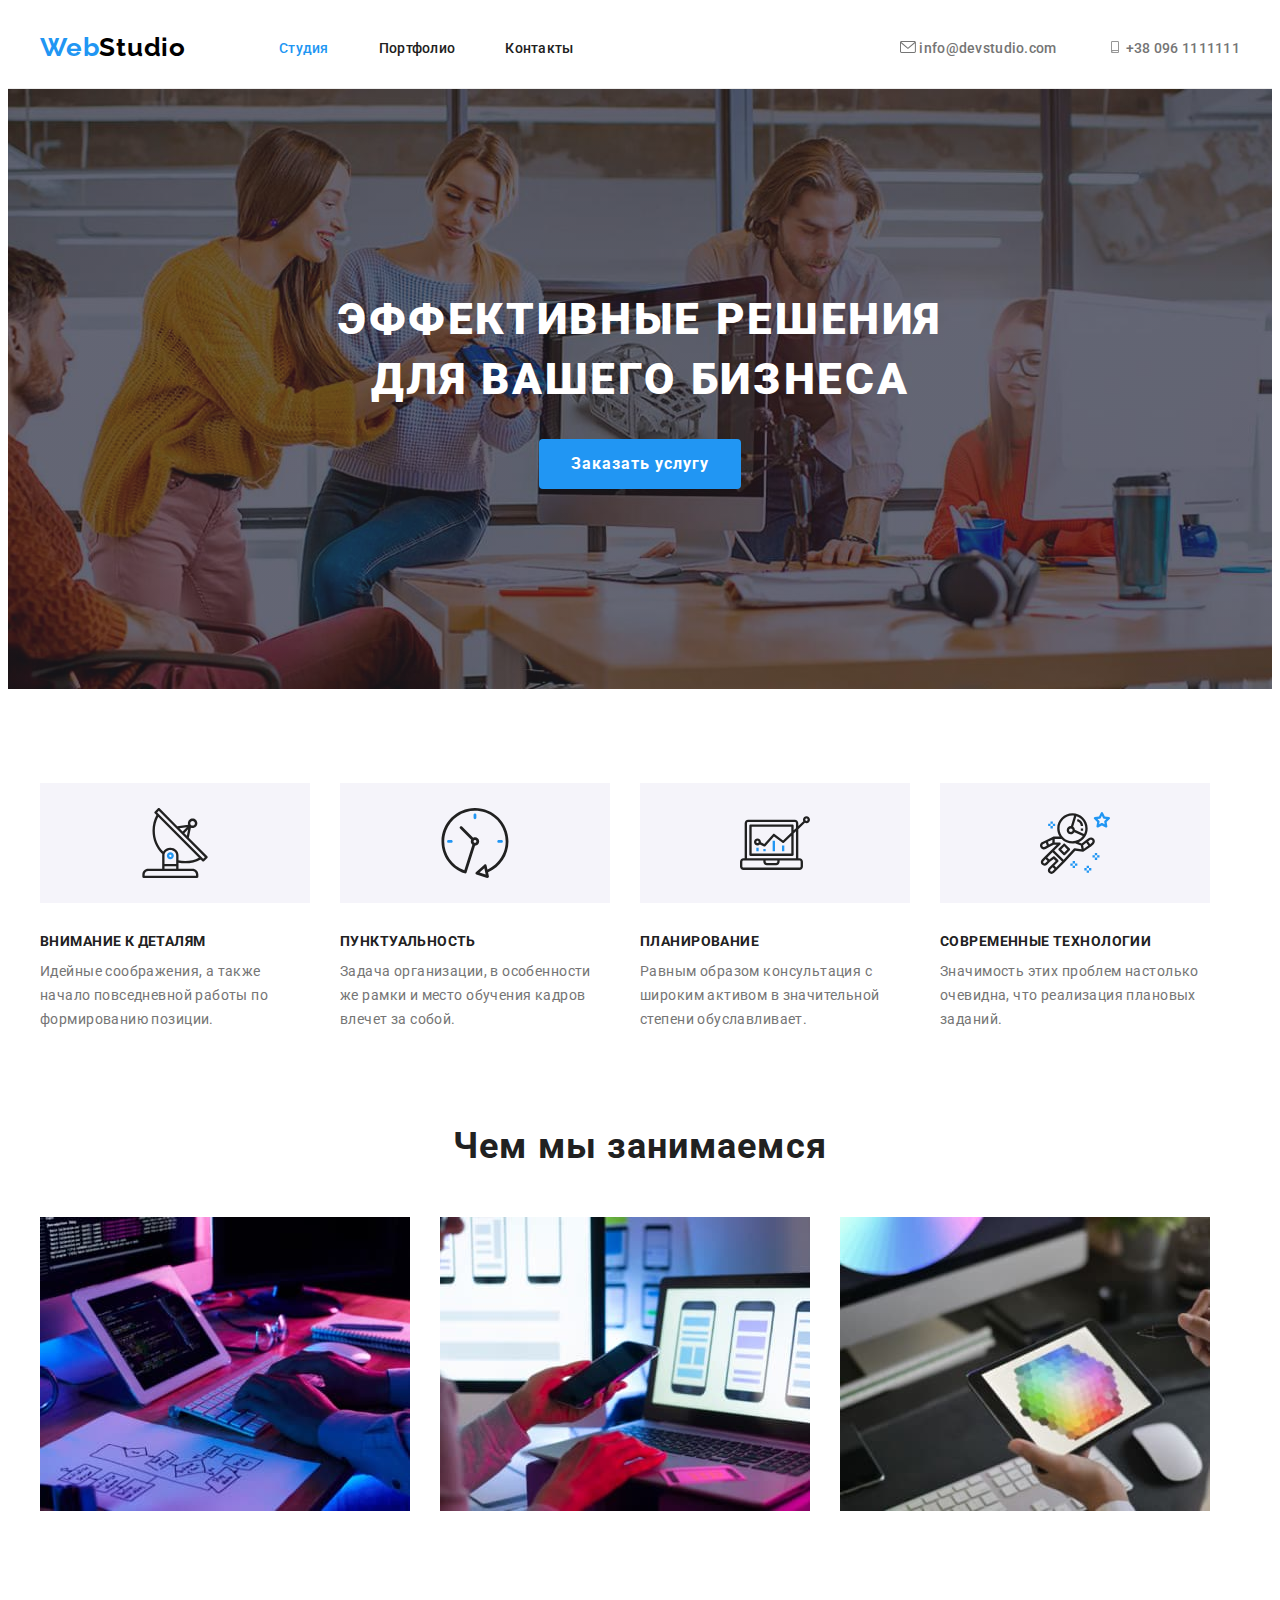
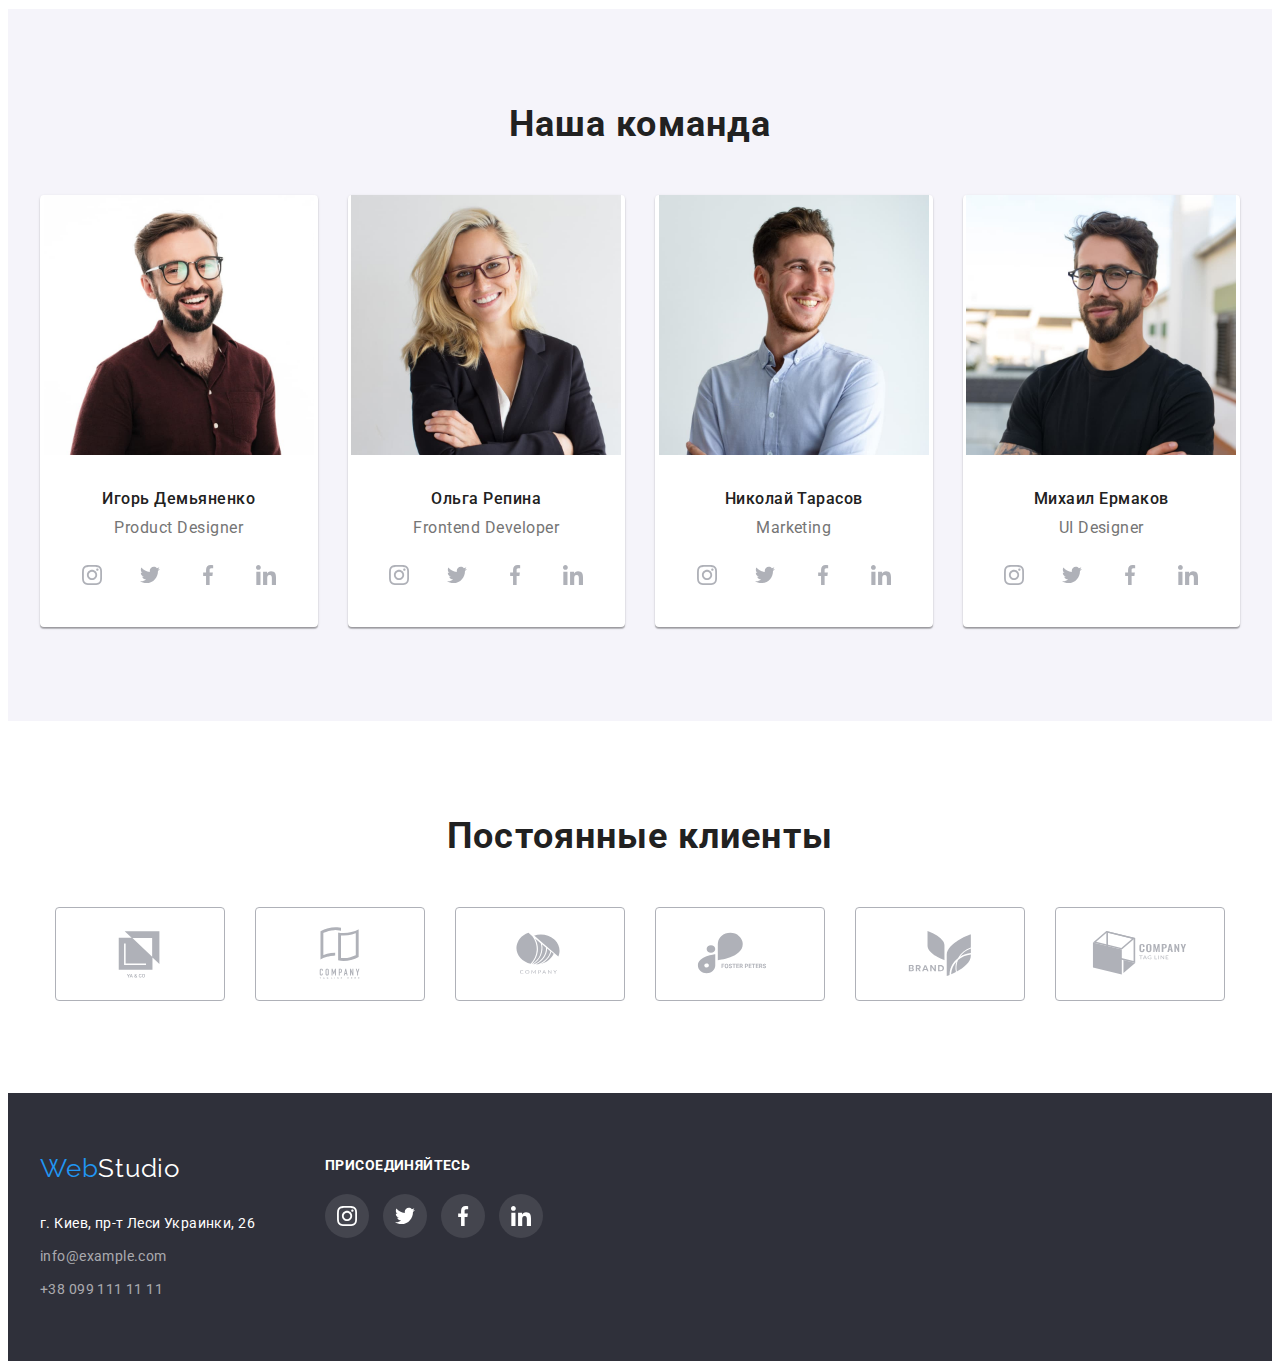
<file: index.html>
<!DOCTYPE html>
<html lang="ru">

<head>
    <meta charset="UTF-8">
    <meta http-equiv="X-UA-Compatible" content="IE=edge">
    <meta name="viewport" content="width=device-width, initial-scale=1.0">
    <title>Студия</title>
    <link rel="preconnect" href="https://fonts.googleapis.com">
    <link rel="preconnect" href="https://fonts.gstatic.com" crossorigin>
    <link
        href="https://fonts.googleapis.com/css2?family=Raleway:wght@700&family=Roboto:wght@400;500;700;900&display=swap"
        rel="stylesheet">
    <link rel="stylesheet" href="https://cdnjs.cloudflare.com/ajax/libs/modern-normalize/1.1.0/modern-normalize.min.css"
        integrity="sha512-wpPYUAdjBVSE4KJnH1VR1HeZfpl1ub8YT/NKx4PuQ5NmX2tKuGu6U/JRp5y+Y8XG2tV+wKQpNHVUX03MfMFn9Q=="
        crossorigin="anonymous" referrerpolicy="no-referrer" />
    <link rel="stylesheet" href="./css/styles.css">
</head>

<body>
    <!--верхняя строка-->
    <header class="header">
        <div class="container">
            <nav class="header-navigation">
                <a href="./index.html" class="header-logo">
                    <p><span class="logo-accent">Web</span>Studio</p>
                </a>
                <ul class="header-list list">
                    <li class="header-list-item"><a href="./index.html" class="header-link link current">Студия</a></li>
                    <li class="header-list-item"><a href="./portfolio.html" class="header-link link">Портфолио</a></li>
                    <li class="header-list-item"><a href="" class="header-link link">Контакты</a></li>
                </ul>
            </nav>
            <ul class="header-contacts list">
                <li class="header-contacts-item mail">
                    <a href="maito:info@devstudio.com" class="header-link link">
                        <svg width="16" height="12" class="contact-icon">
                            <use href="./images/icons.svg#icon-envelope" class="ico"></use>
                        </svg>
                        info@devstudio.com
                    </a>
                </li>
                <li class="header-contacts-item phone">
                    <a href="tel:+380961111111" class="header-link link">
                        <svg width="16" height="12" class="contact-icon">
                            <use href="./images/icons.svg#icon-smartphone" width="16" height="12"></use>
                        </svg>
                        +38 096 1111111</a>
                </li>
            </ul>
        </div>
    </header>
    <main>
        <!--герой-->
        <section class="hero">
            <div class="container hero-container">
                <h1 class="hero-title">Эффективные решения для вашего бизнеса</h1>
                <button type="button" class="button hero-button">Заказать услугу</button>
            </div>
        </section>
        <!--направления работы-->
        <section class="direction">
            <div class="container direction-container">
                <h2 class="section-title">Наши преимущества</h2>
                <ul class="direction-list list">
                    <li class="direction-list-item">
                        <div class="direction-img">
                            <svg width="70" height="70" class="icon">
                                <use href="./images/icons.svg#icon-antenna"></use>
                            </svg>
                        </div>
                        <div class="direction-lis">
                            <h3 class="direction-title">Внимание к деталям</h3>
                            <p class="direction-text">Идейные соображения, а также начало повседневной работы по
                                формированию
                                позиции.</p>
                        </div>
                    </li>
                    <li class="direction-list-item">
                        <div class="direction-img">
                            <svg width="70" height="70" class="icon">
                                <use href="./images/icons.svg#icon-clock"></use>
                            </svg>
                        </div>
                        <div class="direction-lis">
                            <h3 class="direction-title">Пунктуальность</h3>
                            <p class="direction-text">Задача организации, в особенности же рамки и место обучения кадров
                                влечет
                                за собой.</p>
                        </div>
                    </li>
                    <li class="direction-list-item">
                        <div class="direction-img">
                            <svg width="70" height="70" class="icon">
                                <use href="./images/icons.svg#icon-diagram"></use>
                            </svg>
                        </div>
                        <div class="direction-lis">
                            <h3 class="direction-title">Планирование</h3>
                            <p class="direction-text">Равным образом консультация с широким активом в значительной
                                степени
                                обуславливает.</p>
                        </div>
                    </li>
                    <li class="direction-list-item">
                        <div class="direction-img">
                            <svg class="icon" width="70" height="70">
                                <use href="./images/icons.svg#icon-astronaut"></use>
                            </svg>
                        </div>
                        <div class="direction-lis">
                            <h3 class="direction-title">Современные технологии</h3>
                            <p class="direction-text">Значимость этих проблем настолько очевидна, что реализация
                                плановых
                                заданий.</p>
                        </div>
                    </li>
                </ul>
            </div>
        </section>
        <!-- Чем мы занимаемся -->
        <section class="occupation">
            <h2 class="occupation-title">Чем мы занимаемся</h2>
            <div class="container">
                <ul class="occupation-list list">
                    <li class="occupation-item"><img src="./images/box1.jpg" width="370" height="294" alt="разработка">
                    </li>
                    <li class="occupation-item"><img src="./images/box2.jpg" width="370" height="294" alt="дизайн">
                    </li>
                    <li class="occupation-item"><img src="./images/box3.jpg" width="370" height="294" alt="графика">
                    </li>
                </ul>
            </div>

        </section>
        <!--команда студии-->
        <section class="team">
            <h2 class="team-title">Наша команда</h2>
            <div class="container">
                <ul class="team-list list">
                    <li class="team-list-card">
                        <img src="./images/cmd1.jpg" width="270" height="260" alt="Игорь Демьяненко"
                            class="team-card-photo">
                        <h3 class="team-card-header">Игорь Демьяненко</h3>
                        <p class="team-card-occupation">Product Designer</p>
                        <div class="social-icons">
                            <a href="" class="social-icon-bgd"><svg class="social-icon">
                                    <use href="./images/icons.svg#icon-instagram" class="social-icon-pic"></use>
                                </svg></a>
                            <a href="" class="social-icon-bgd">
                                <svg class="social-icon">
                                    <use href="./images/icons.svg#icon-twitter" class="social-icon-pic"></use>
                                </svg></a>
                            <a href="" class="social-icon-bgd"><svg class="social-icon">
                                    <use href="./images/icons.svg#icon-facebook" class="social-icon-pic"></use>
                                </svg></a>
                            <a href="" class="social-icon-bgd"><svg class="social-icon">
                                    <use href="./images/icons.svg#icon-linkedin" class="social-icon-pic"></use>
                                </svg></a>
                        </div>
                    </li>
                    <li class="team-list-card">
                        <img src="./images/cmd2.jpg" width="270" height="260" alt="Ольга Репина"
                            class="team-card-photo">
                        <h3 class="team-card-header">Ольга Репина</h3>
                        <p class="team-card-occupation">Frontend Developer</p>
                        <div class="social-icons">
                            <a href="" class="social-icon-bgd"><svg class="social-icon">
                                    <use href="./images/icons.svg#icon-instagram" class="social-icon-pic"></use>
                                </svg></a>
                            <a href="" class="social-icon-bgd">
                                <svg class="social-icon">
                                    <use href="./images/icons.svg#icon-twitter" class="social-icon-pic"></use>
                                </svg></a>
                            <a href="" class="social-icon-bgd"><svg class="social-icon">
                                    <use href="./images/icons.svg#icon-facebook" class="social-icon-pic"></use>
                                </svg></a>
                            <a href="" class="social-icon-bgd"><svg class="social-icon">
                                    <use href="./images/icons.svg#icon-linkedin" class="social-icon-pic"></use>
                                </svg></a>
                        </div>
                    </li>
                    <li class="team-list-card">
                        <img src="./images/cmd3.jpg" width="270" height="260" alt="Николай Тарасов"
                            class="team-card-photo">
                        <h3 class="team-card-header">Николай Тарасов</h3>
                        <p class="team-card-occupation">Marketing</p>
                        <div class="social-icons">
                            <a href="" class="social-icon-bgd"><svg class="social-icon">
                                    <use href="./images/icons.svg#icon-instagram" class="social-icon-pic"></use>
                                </svg></a>
                            <a href="" class="social-icon-bgd">
                                <svg class="social-icon">
                                    <use href="./images/icons.svg#icon-twitter" class="social-icon-pic"></use>
                                </svg></a>
                            <a href="" class="social-icon-bgd"><svg class="social-icon">
                                    <use href="./images/icons.svg#icon-facebook" class="social-icon-pic"></use>
                                </svg></a>
                            <a href="" class="social-icon-bgd"><svg class="social-icon">
                                    <use href="./images/icons.svg#icon-linkedin" class="social-icon-pic"></use>
                                </svg></a>
                        </div>
                    </li>
                    <li class="team-list-card">
                        <img src="./images/cmd4.jpg" width="270" height="260" alt="Михаил Ермаков"
                            class="team-card-photo">
                        <h3 class="team-card-header">Михаил Ермаков</h3>
                        <p class="team-card-occupation">UI Designer</p>
                        <div class="social-icons">
                            <a href="" class="social-icon-bgd"><svg class="social-icon">
                                    <use href="./images/icons.svg#icon-instagram" class="social-icon-pic"></use>
                                </svg></a>
                            <a href="" class="social-icon-bgd">
                                <svg class="social-icon">
                                    <use href="./images/icons.svg#icon-twitter" class="social-icon-pic"></use>
                                </svg></a>
                            <a href="" class="social-icon-bgd"><svg class="social-icon">
                                    <use href="./images/icons.svg#icon-facebook" class="social-icon-pic"></use>
                                </svg></a>
                            <a href="" class="social-icon-bgd"><svg class="social-icon">
                                    <use href="./images/icons.svg#icon-linkedin" class="social-icon-pic"></use>
                                </svg></a>
                        </div>
                    </li>
                </ul>
            </div>
        </section>
        <!-- клиенты -->
        <section class="partners">
            <h2 class="team-title">
                Постоянные клиенты
            </h2>
            <div class="container">
                <ul class="partners-list">
                    <li class="partners-list-item">
                        <a href="" class="partners-list-link">
                            <svg class="icon">
                                <use href="./images/icons.svg#icon-logo-1"></use>
                            </svg>
                        </a>
                    </li>
                    <li class="partners-list-item">
                        <a href="" class="partners-list-link">
                            <svg class="icon">
                                <use href="./images/icons.svg#icon-logo-2"></use>
                            </svg>
                        </a>
                    </li>
                    <li class="partners-list-item">
                        <a href="" class="partners-list-link">
                            <svg class="icon">
                                <use href="./images/icons.svg#icon-logo-3"></use>
                            </svg>
                        </a>
                    </li>
                    <li class="partners-list-item">
                        <a href="" class="partners-list-link">
                            <svg class="icon">
                                <use href="./images/icons.svg#icon-logo-4"></use>
                            </svg>
                        </a>
                    </li>
                    <li class="partners-list-item">
                        <a href="" class="partners-list-link">
                            <svg class="icon">
                                <use href="./images/icons.svg#icon-logo-5"></use>
                            </svg>
                        </a>
                    </li>
                    <li class="partners-list-item">
                        <a href="" class="partners-list-link">
                            <svg class="icon">
                                <use href="./images/icons.svg#icon-logo-6"></use>
                            </svg>
                        </a>
                    </li>
                </ul>
            </div>
        </section>
    </main>
    <!--подвал-->
    <footer class="footer">
        <div class="container footer-container">
            <div>
                <a href="./index.html" class="footer-logo">
                    <p class="logo-text"><span class="logo-accent">Web</span>Studio</p>
                </a>
                <address class="street">
                    г. Киев, пр-т Леси Украинки, 26
                </address>
                <address>
                    <ul class="list">
                        <li class="footer-mail"><a href="maito:info@example.com"
                                class="footer-link link">info@example.com</a></li>
                        <li><a href="tel:+380991111111" class="footer-link link">+38 099 111 11 11</a></li>
                    </ul>
                </address>
            </div>
            <div class="footer-social-block">
                <strong class="footer-icons-list">присоединяйтесь</strong>
                <div class="footer-social-icons">
                    <a href="" class="footer-social-icon-bgd"><svg class="footer-social-icon">
                            <use href="./images/icons.svg#icon-instagram" class="footer-social-icon-pic"></use>
                        </svg></a>
                    <a href="" class="footer-social-icon-bgd">
                        <svg class="footer-social-icon">
                            <use href="./images/icons.svg#icon-twitter" class="footer-social-icon-pic"></use>
                        </svg></a>
                    <a href="" class="footer-social-icon-bgd"><svg class="footer-social-icon">
                            <use href="./images/icons.svg#icon-facebook" class="footer-social-icon-pic"></use>
                        </svg></a>
                    <a href="" class="footer-social-icon-bgd"><svg class="footer-social-icon">
                            <use href="./images/icons.svg#icon-linkedin" class="footer-social-icon-pic"></use>
                        </svg></a>
                </div>
            </div>
        </div>
    </footer>
</body>

</html>
</file>
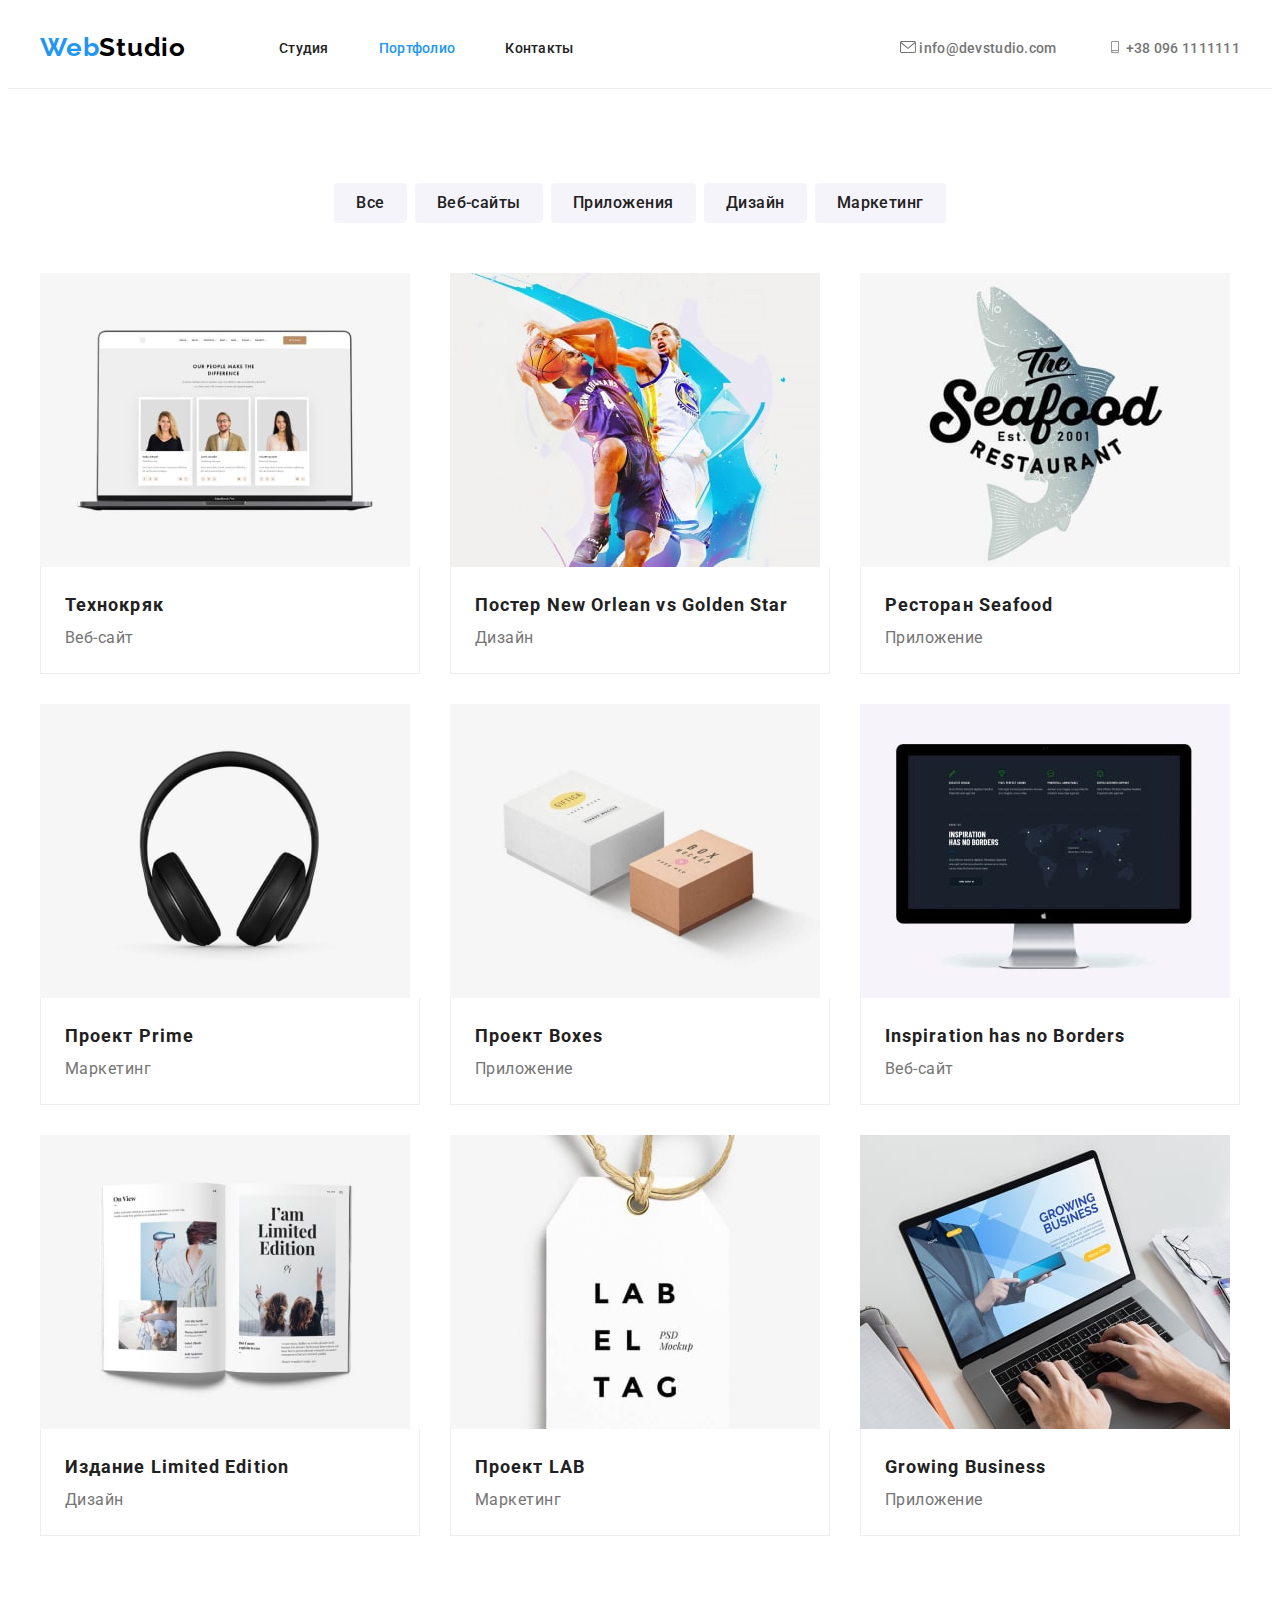
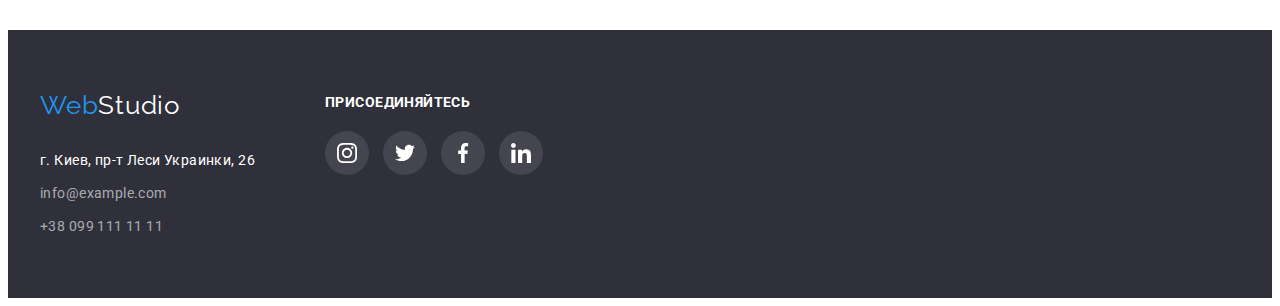
<file: portfolio.html>
<!DOCTYPE html>
<html lang="ru">

<head>
    <meta charset="UTF-8">
    <meta http-equiv="X-UA-Compatible" content="IE=edge">
    <meta name="viewport" content="width=device-width, initial-scale=1.0">
    <title>Портфолио</title>
    <link rel="preconnect" href="https://fonts.googleapis.com">
    <link rel="preconnect" href="https://fonts.gstatic.com" crossorigin>
    <link
        href="https://fonts.googleapis.com/css2?family=Raleway:wght@700&family=Roboto:wght@400;500;700;900&display=swap"
        rel="stylesheet">
    <link rel="stylesheet" href="https://cdnjs.cloudflare.com/ajax/libs/modern-normalize/1.1.0/modern-normalize.min.css"
        integrity="sha512-wpPYUAdjBVSE4KJnH1VR1HeZfpl1ub8YT/NKx4PuQ5NmX2tKuGu6U/JRp5y+Y8XG2tV+wKQpNHVUX03MfMFn9Q=="
        crossorigin="anonymous" referrerpolicy="no-referrer" />
    <link rel="stylesheet" href="./css/styles.css">
</head>

<body>
    <!--верхняя строка-->
    <header class="header">
        <div class="container">
            <nav class="header-navigation">
                <a href="./index.html" class="header-logo">
                    <p><span class="logo-accent">Web</span>Studio</p>
                </a>
                <ul class="header-list list">
                    <li class="header-list-item"><a href="./index.html" class="header-link link">Студия</a></li>
                    <li class="header-list-item"><a href="./portfolio.html"
                            class="header-link link current">Портфолио</a></li>
                    <li class="header-list-item"><a href="" class="header-link link">Контакты</a></li>
                </ul>
            </nav>
            <ul class="header-contacts list">
                <li class="header-contacts-item mail">
                    <a href="maito:info@devstudio.com" class="header-link link">
                        <svg width="16" height="12" class="contact-icon">
                            <use href="./images/icons.svg#icon-envelope" class="ico"></use>
                        </svg>
                        info@devstudio.com
                    </a>
                </li>
                <li class="header-contacts-item phone">
                    <a href="tel:+380961111111" class="header-link link">
                        <svg width="16" height="12" class="contact-icon">
                            <use href="./images/icons.svg#icon-smartphone" width="16" height="12"></use>
                        </svg>
                        +38 096 1111111</a>
                </li>
            </ul>
        </div>
    </header>
    <main>
        <section class="portfolio-section">
            <div class="container">
                <h2 class="section-title">Примеры работ</h2>
                <!-- фильтр -->
                <ul class="list portfolio-filter">
                    <li class="portfolio-list-item">
                        <button type="button" class="portfolio-button">Все</button>
                    </li>
                    <li class="portfolio-list-item">
                        <button type="button" class="portfolio-button">Веб-сайты</button>
                    </li>
                    <li class="portfolio-list-item">
                        <button type="button" class="portfolio-button">Приложения</button>
                    </li>
                    <li class="portfolio-list-item">
                        <button type="button" class="portfolio-button">Дизайн</button>
                    </li>
                    <li class="portfolio-list-item">
                        <button type="button" class="portfolio-button">Маркетинг</button>
                    </li>
                </ul>
            </div>

            <!-- наши работы -->
            <div class="container works-container">
                <ul class="works list">
                    <li class="works-list-item">
                        <a href="" class="link">
                            <img src="./images/works-img1.jpg" width="370" height="294" alt="Сайт Технокряк"
                                class="portfolio-img">
                            <div class="project-name-description">
                                <h3 class="works-header">Технокряк</h3>
                                <p class="works-text">Веб-сайт</p>
                            </div>
                        </a>
                    </li>
                    <li class="works-list-item">
                        <a href="" class="link">
                            <img src="./images/works-img2.jpg" width="370" height="294" alt="Дизайн постера"
                                class="portfolio-img">
                            <div class="project-name-description">
                                <h3 class="works-header">Постер <span lang="en">New Orlean vs Golden Star</span></h3>
                                <p class="works-text">Дизайн</p>
                            </div>
                        </a>
                    </li>
                    <li class="works-list-item">
                        <a href="" class="link">
                            <img src="./images/works-img3.jpg" width="370" height="294" alt="Приложение ресторана"
                                class="portfolio-img">
                            <div class="project-name-description">
                                <h3 class="works-header">Ресторан <span lang="en">Seafood</span></h3>
                                <p class="works-text">Приложение</p>
                            </div>
                        </a>
                    </li>
                    <li class="works-list-item">
                        <a href="" class="link">
                            <img src="./images/works-img4.jpg" width="370" height="294" alt="Маркетинговый проект"
                                class="portfolio-img">
                            <div class="project-name-description">
                                <h3 class="works-header">Проект <span lang="en">Prime</span></h3>
                                <p class="works-text">Маркетинг</p>
                            </div>
                        </a>
                    </li>
                    <li class="works-list-item">
                        <a href="" class="link">
                            <img src="./images/works-img5.jpg" width="370" height="294" alt="Приложение"
                                class="portfolio-img">
                            <div class="project-name-description">
                                <h3 class="works-header">Проект <span lang="en">Boxes</span></h3>
                                <p class="works-text">Приложение</p>
                            </div>
                        </a>
                    </li>
                    <li class="works-list-item">
                        <a href="" class="link">
                            <img src="./images/works-img6.jpg" width="370" height="294" alt="Веб-сайт"
                                class="portfolio-img">
                            <div class="project-name-description">
                                <h3 class="works-header"><span lang="en">Inspiration has no Borders</span></h3>
                                <p class="works-text">Веб-сайт</p>
                            </div>
                        </a>
                    </li>
                    <li class="works-list-item">
                        <a href="" class="link">
                            <img src="./images/works-img7.jpg" width="370" height="294" alt="Дизайн издания"
                                class="portfolio-img">
                            <div class="project-name-description">
                                <h3 class="works-header">Издание <span lang="en">Limited Edition</span></h3>
                                <p class="works-text">Дизайн</p>
                            </div>
                        </a>
                    </li>
                    <li class="works-list-item">
                        <a href="" class="link"><img src="./images/works-img8.jpg" width="370" height="294"
                                alt="Маркетинговый проект" class="portfolio-img">
                            <div class="project-name-description">
                                <h3 class="works-header">Проект <span lang="en">LAB</span></h3>

                                <p class="works-text">Маркетинг</p>
                            </div>
                        </a>
                    </li>
                    <li class="works-list-item">
                        <a href="" class="link"><img src="./images/works-img9.jpg" width="370" height="294"
                                alt="Приложение" class="portfolio-img">
                            <div class="project-name-description">
                                <h3 class="works-header"><span lang="en">Growing Business</span></h3>
                                <p class="works-text">Приложение</p>
                            </div>
                        </a>
                    </li>
                </ul>
            </div>
        </section>
    </main>
    <!--подвал-->
    <footer class="footer">
        <div class="container footer-container">
            <div>
                <a href="./index.html" class="footer-logo">
                    <p class="logo-text"><span class="logo-accent">Web</span>Studio</p>
                </a>
                <address class="street">
                    г. Киев, пр-т Леси Украинки, 26
                </address>
                <address>
                    <ul class="list">
                        <li class="footer-mail"><a href="maito:info@example.com"
                                class="footer-link link">info@example.com</a></li>
                        <li><a href="tel:+380991111111" class="footer-link link">+38 099 111 11 11</a></li>
                    </ul>
                </address>
            </div>
            <div class="footer-social-block">
                <strong class="footer-icons-list">присоединяйтесь</strong>
                <div class="footer-social-icons">
                    <a href="" class="footer-social-icon-bgd"><svg class="footer-social-icon">
                            <use href="./images/icons.svg#icon-instagram" class="footer-social-icon-pic"></use>
                        </svg></a>
                    <a href="" class="footer-social-icon-bgd">
                        <svg class="footer-social-icon">
                            <use href="./images/icons.svg#icon-twitter" class="footer-social-icon-pic"></use>
                        </svg></a>
                    <a href="" class="footer-social-icon-bgd"><svg class="footer-social-icon">
                            <use href="./images/icons.svg#icon-facebook" class="footer-social-icon-pic"></use>
                        </svg></a>
                    <a href="" class="footer-social-icon-bgd"><svg class="footer-social-icon">
                            <use href="./images/icons.svg#icon-linkedin" class="footer-social-icon-pic"></use>
                        </svg></a>
                </div>
            </div>
    </footer>
</body>

</html>
</file>
<file: css/styles.css>
:root {
  --logo-color: #000000;
  --header-background-color: #ffffff;
  --hero-background-color: #2f303a;
  --hero-overlay: rgba(47, 48, 58, 0.4);
  --main-background-color: #e5e5e5;
  --command-background-color: #f5f4fa;
  --footer-background-color: #2f303a;
  --primary-title-color: #212121;
  --secondary-title-color: #ffffff;
  --primary-text-color: #757575;
  --secondary-text-color: rgba(255, 255, 255, 0.6);
  --accent-color: #2196f3;
  --header-text-color: #752054;
  --hero-text-color: #ffffff;
  --footer-logo-color: #ffffff;
  --button-hover-color: #188ce8;
  --border-bottom-color: #ececec;
  --border-cards-color: #eeeeee;
  --svg-fill: #afb1b8;
}
body {
  font-family: roboto, sans-serif;
  color: var(--primary-title-color);
}

h1,
h2,
h3,
h4,
h5,
h6,
p,
ul {
  margin: 0;
  padding: 0;
}
.link {
  text-decoration: none;
}
.link:hover,
.link:focus,
.street:hover,
.street:focus {
  color: var(--accent-color);
}

.list {
  list-style: none;
}
.container {
  width: 1200px;
  margin-left: auto;
  margin-right: auto;
  padding-left: 15px;
  padding-right: 15px;
}

/* скрытые заголовки */
.section-title {
  position: absolute;
  clip: rect(0 0 0 0);
  width: 1px;
  height: 1px;
  margin: -1px;
}

/* верхняя строка */
.header {
  background-color: var(--header-background-color);
  border-bottom: 1px solid var(--border-bottom-color);
  padding-top: 24px;
  padding-bottom: 25px;
}

.header > .container {
  display: flex;
  justify-content: space-between;
}

.header-navigation {
  display: flex;
  align-items: center;
  justify-content: flex-start;
}

.header-list,
.header-contacts {
  display: flex;
}

.header-list-item:not(:first-child),
.header-contacts-item:not(:first-child) {
  margin-left: 50px;
}

.header-logo,
.footer-logo {
  font-family: Raleway;
  font-style: normal;
  font-weight: bold;
  font-size: 26px;
  line-height: calc(31 / 26);
  letter-spacing: 0.03em;
  color: var(--logo-color);
  text-decoration: none;
}
.logo-accent {
  color: var(--accent-color);
}

.header-list {
  font-style: normal;
  font-weight: 500;
  font-size: 14px;
  line-height: calc(16 / 14);
  letter-spacing: 0.02em;
  margin-left: 93px;
}

.header-contacts {
  margin-left: auto;
  display: flex;
  align-items: center;
}
.header-link {
  color: var(--primary-title-color);
}

.header-contacts .header-link {
  font-style: normal;
  font-weight: 500;
  font-size: 14px;
  line-height: calc(16 / 14);
  letter-spacing: 0.02em;
  color: var(--primary-text-color);
}

.contact-icon {
  fill: var(--primary-text-color);
}

.header-link:hover,
.header-link:focus,
.current {
  color: var(--accent-color);
}

.header-link:hover > .contact-icon,
.header-link:focus > .contact-icon {
  fill: var(--accent-color);
}

/* герой */
.hero {
  background-color: var(--hero-background-color);
  padding-top: 200px;
  padding-bottom: 200px;
  justify-content: center;

  background-image: linear-gradient(var(--hero-overlay), var(--hero-overlay)),
    url(../images/hero-background.jpg);
  background-repeat: no-repeat;
  background-position: center;
  background-size: 1600px;
}

.hero-title {
  margin-bottom: 30px;
  max-width: 696px;
  margin-left: auto;
  margin-right: auto;

  color: var(--hero-text-color);

  font-style: normal;
  font-weight: 900;
  font-size: 44px;
  line-height: calc(60 / 44);
  text-align: center;
  letter-spacing: 0.06em;
  text-transform: uppercase;
}
.hero-button {
  background-color: var(--accent-color);
  color: var(--hero-text-color);

  border-radius: 4px;
  padding: 10px 32px;
  margin-right: auto;
  margin-left: auto;

  font-family: inherit;
  border: none;
  outline: none;
  font-style: normal;
  font-weight: bold;
  font-size: 16px;
  line-height: 1.87;
  display: flex;
  align-items: center;
  text-align: center;
  letter-spacing: 0.06em;
}

.hero-button:hover,
.hero-button:focus {
  background-color: var(--button-hover-color);
}

/* направления роботы */
.direction {
  padding: 94px 0px;
}

.direction-img {
  display: flex;
  justify-content: center;
  align-items: center;
  background-color: var(--command-background-color);

  width: 270px;
  height: 120px;
}

.direction-container {
  display: flex;
}

.direction-list {
  display: flex;
}

.direction-lis {
  width: 270px;
  margin-left: 0px;
}

.direction-list-item:not(:first-child) {
  margin-left: 30px;
}

.direction-title {
  font-style: normal;
  font-weight: bold;
  font-size: 14px;
  line-height: calc(16 / 14);
  letter-spacing: 0.03em;
  text-transform: uppercase;
  color: var(--primary-title-color);
  margin-top: 30px;
}

.direction-text {
  margin-top: 10px;
  font-style: normal;
  font-weight: normal;
  font-size: 14px;
  line-height: calc(24 / 14);
  letter-spacing: 0.03em;
  color: var(--primary-text-color);
}

/* Чем мы занимаемся */
.occupation {
  padding-bottom: 94px;
  padding-left: 15px;
  padding-right: 15px;
}

.occupation-title {
  font-style: normal;
  font-weight: bold;
  font-size: 36px;
  line-height: calc(42 / 36);
  letter-spacing: 0.03em;

  color: var(--primary-title-color);

  text-align: center;
  margin-bottom: 50px;
}

.occupation-item:not(:first-child) {
  margin-left: 30px;
}

.occupation-list {
  display: flex;
}

/* команда студии */
.team {
  background-color: var(--command-background-color);
  padding: 94px 0px;
}
.team-title {
  font-style: normal;
  font-weight: bold;
  font-size: 36px;
  line-height: 42px;
  letter-spacing: 0.03em;
  color: var(--primary-title-color);

  text-align: center;
  margin-bottom: 50px;
}

.team-list {
  display: flex;
  align-items: center;

  flex-wrap: wrap;
  margin-left: -30px;
  margin-top: -30px;
}

.team-list-card {
  background-color: var(--secondary-title-color);
  border-radius: 4px;

  text-align: center;
  padding-bottom: 30px;
  flex-basis: calc(100% / 4 - 30px);
  margin-left: 30px;
  margin-top: 30px;

  box-shadow: 0px 1px 3px rgba(0, 0, 0, 0.12), 0px 1px 1px rgba(0, 0, 0, 0.14),
    0px 2px 1px rgba(0, 0, 0, 0.2);
}
.team-card-photo {
  margin-bottom: 30px;
}

.team-card-header {
  font-style: normal;
  font-weight: 500;
  font-size: 16px;
  line-height: calc(19 / 16);
  letter-spacing: 0.03em;
  color: var(--primary-title-color);

  margin-bottom: 10px;
}

.team-card-occupation {
  font-style: normal;
  font-weight: normal;
  font-size: 16px;
  line-height: calc(19 / 16);
  letter-spacing: 0.03em;
  color: var(--primary-text-color);
  margin-bottom: 16px;
}

.social-icon-bgd {
  display: inline-flex;
  justify-content: center;
  align-items: center;
  padding: 0px;
  border: 0px;
  width: 44px;
  height: 44px;
  border-radius: 50%;
}

.social-icon {
  background-size: cover;
  background-repeat: no-repeat;
  width: 20px;
  height: 20px;
  fill: var(--svg-fill);
}

.social-icon-bgd:not(:first-child) {
  margin-left: 10px;
}

.social-icon-bgd:hover,
.social-icon-bgd:focus {
  background-color: var(--accent-color);
}

.social-icon-bgd:hover > .social-icon,
.social-icon-bgd:focus > .social-icon {
  fill: var(--secondary-title-color);
}

/* клиенты */
.partners {
  padding: 94px 0px;
}
.partners-list {
  list-style: none;
  display: flex;
  justify-content: center;
  align-items: center;
}
.partners-list-item {
  display: flex;
  justify-content: center;
  align-self: stretch;

  width: 170px;
  height: 92px;
}

.partners-list-item:not(:first-child) {
  margin-left: 30px;
}

.partners-list-link:hover,
.partners-list-link:focus {
  border-color: var(--accent-color);
}

.partners-list-link:hover .icon,
.partners-list-link:focus .icon {
  fill: var(--accent-color);
}

.partners-list-link {
  display: flex;
  justify-content: center;
  align-items: center;
  width: inherit;
  height: inherit;

  border: 1px solid var(--svg-fill);
  border-radius: 4px;
}

.partners-list-link > .icon {
  display: flex;
  justify-content: center;
  align-items: stretch;

  background-color: var(--header-background-color);
  fill: var(--svg-fill);
  width: 106px;
  height: 60px;
}

/* подвал */
.footer {
  background-color: var(--footer-background-color);
  padding: 60px 0px;
}

.footer-container {
  display: flex;
}

.footer-logo {
  font-family: Raleway;
  font-style: normal;
  font-weight: 400;
  font-size: 26px;
  line-height: calc(31 / 26);
  letter-spacing: 0.03em;
  color: var(--footer-logo-color);
}

.logo-text {
  margin-bottom: 20px;
}
.street {
  all: initial;
  font-family: roboto, sans-serif;
  font-style: normal;
  font-weight: normal;
  font-size: 14px;
  line-height: calc(24 / 14);
  letter-spacing: 0.03em;
  color: var(--footer-logo-color);
}

.street:hover,
.street:focus {
  color: var(--accent-color);
}

.footer-link {
  font-style: normal;
  font-weight: normal;
  font-size: 14px;
  line-height: calc(24 / 14);
  letter-spacing: 0.03em;
  color: var(--secondary-text-color);
}

.footer-mail {
  margin-top: 9px;
  margin-bottom: 9px;
}

.footer-social-block {
  margin-left: 70px;
  margin-top: 2px;
}

.footer-icons-list {
  color: var(--hero-text-color);
  font-style: normal;
  font-weight: bold;
  font-size: 14px;
  line-height: calc(16 / 14);
  letter-spacing: 0.03em;
  text-transform: uppercase;
}

.footer-social-icons {
  margin-top: 20px;
}

.footer-social-icon-bgd {
  display: inline-flex;
  justify-content: center;
  align-items: center;
  padding: 0px;
  border: 0px;
  width: 44px;
  height: 44px;
  border-radius: 50%;
  background: rgba(255, 255, 255, 0.1);
  margin: 0px;
}

.footer-social-icon-bgd:not(:first-child) {
  margin-left: 10px;
}
.footer-social-icon {
  background-size: cover;
  background-repeat: no-repeat;
  width: 20px;
  height: 20px;
  fill: var(--hero-text-color);
}

.footer-social-icon-bgd:hover,
.footer-social-icon-bgd:focus {
  background-color: var(--accent-color);
}

.footer-social-icon-bgd:hover > .social-icon,
.footer-social-icon-bgd:focus > .social-icon {
  fill: var(--secondary-title-color);
}

/* фильтр */
.portfolio-section {
  background: var(--secondary-title-color);
  padding-top: 94px;
  padding-bottom: 94px;
}

.portfolio-filter {
  display: flex;
  justify-content: center;
  margin-bottom: 50px;
}

.portfolio-button {
  font-family: inherit;
  border: none;
  border-radius: 4px;
  padding: 6px 22px;
  outline: none;
  background-color: var(--command-background-color);
  font-style: normal;
  font-weight: 500;
  font-size: 16px;
  line-height: calc(26 / 15);
  text-align: center;
  letter-spacing: 0.03em;
  color: var(--primary-title-color);
}

.portfolio-list-item:not(:first-child) {
  margin-left: 8px;
}

.portfolio-button:hover,
.portfolio-button:focus {
  background-color: var(--accent-color);
  color: var(--secondary-title-color);
  box-shadow: 0px 3px 1px rgba(0, 0, 0, 0.1), 0px 1px 2px rgba(0, 0, 0, 0.08),
    0px 2px 2px rgba(0, 0, 0, 0.12);
}

.portfolio-button,
.button {
  cursor: pointer;
}

.portfolio-list-item > .portfolio-button {
  padding: 6px 22px;
}
/* наши работы */
.works {
  display: flex;
  margin-top: -30px;
  margin-left: -30px;
  flex-wrap: wrap;
}

.portfolio-img {
  display: block;
}

.works-list-item {
  flex-basis: calc((100% / 3) - 30px);
  margin-left: 30px;
  margin-top: 30px;
}

.works-list-item:hover,
.works-list-item:focus {
  box-shadow: 0px 1px 1px rgba(0, 0, 0, 0.12), 0px 4px 4px rgba(0, 0, 0, 0.06),
    1px 4px 6px rgba(0, 0, 0, 0.16);
}

.project-name-description {
  border: 1px solid var(--border-cards-color);
  border-top: none;
  padding: 20px 24px;
}

.works-list-item:nth-child(n + 3) {
  margin-right: 0;
}

.works-list-item:nth-last-child(-n + 3) {
  margin-right: 0;
}

.works-header {
  font-style: normal;
  font-weight: bold;
  font-size: 18px;
  line-height: calc(36 / 18);
  letter-spacing: 0.06em;
  color: var(--primary-title-color);
}

.works-text {
  font-style: normal;
  font-weight: normal;
  font-size: 16px;
  line-height: calc(30 / 16);
  letter-spacing: 0.03em;
  color: var(--primary-text-color);
}
</file>
